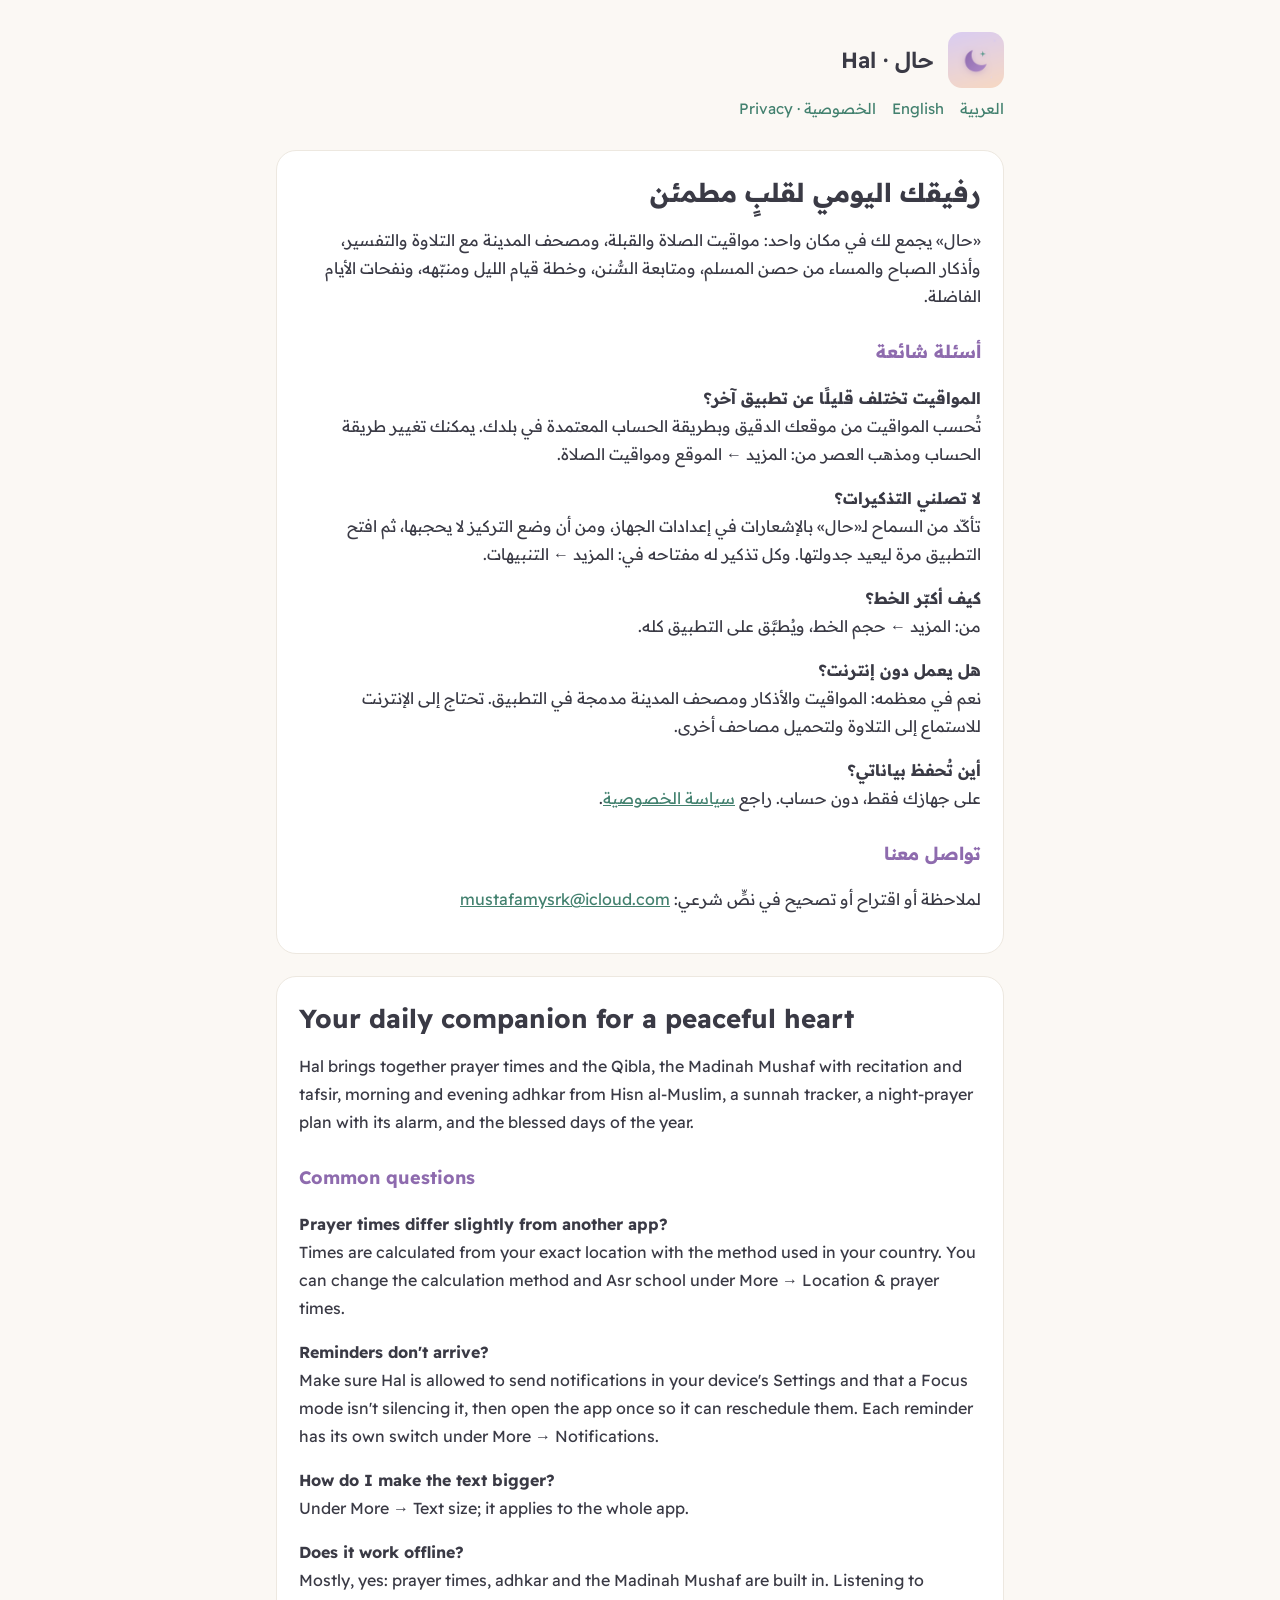
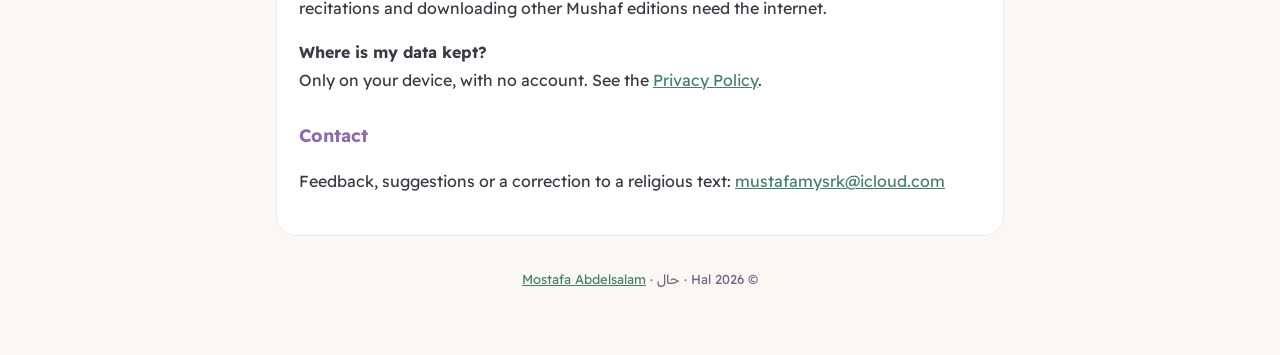
<file: index.html>
<!doctype html>
<html lang="ar" dir="rtl">
<head>
<meta charset="utf-8">
<meta name="viewport" content="width=device-width, initial-scale=1">
<title>Hal · Support · الدعم</title>
<link rel="icon" href="icon.png">
<link rel="preconnect" href="https://fonts.googleapis.com">
<link href="https://fonts.googleapis.com/css2?family=Readex+Pro:wght@400;600&display=swap" rel="stylesheet">
<link rel="stylesheet" href="style.css">
</head>
<body>
<main>
  <header><img src="icon.png" alt=""><span class="name">حال · Hal</span></header>
  <nav class="lang"><a href="#ar">العربية</a><a href="#en">English</a><a href="privacy">الخصوصية · Privacy</a></nav>

  <section id="ar" dir="rtl" lang="ar">
    <h1>رفيقك اليومي لقلبٍ مطمئن</h1>
    <p>«حال» يجمع لك في مكان واحد: مواقيت الصلاة والقبلة، ومصحف المدينة مع التلاوة والتفسير، وأذكار الصباح والمساء من حصن المسلم، ومتابعة السُّنن، وخطة قيام الليل ومنبّهه، ونفحات الأيام الفاضلة.</p>

    <h2>أسئلة شائعة</h2>
    <p><strong>المواقيت تختلف قليلًا عن تطبيق آخر؟</strong><br>
    تُحسب المواقيت من موقعك الدقيق وبطريقة الحساب المعتمدة في بلدك. يمكنك تغيير طريقة الحساب ومذهب العصر من: المزيد ← الموقع ومواقيت الصلاة.</p>
    <p><strong>لا تصلني التذكيرات؟</strong><br>
    تأكّد من السماح لـ«حال» بالإشعارات في إعدادات الجهاز، ومن أن وضع التركيز لا يحجبها، ثم افتح التطبيق مرة ليعيد جدولتها. وكل تذكير له مفتاحه في: المزيد ← التنبيهات.</p>
    <p><strong>كيف أكبّر الخط؟</strong><br>
    من: المزيد ← حجم الخط، ويُطبَّق على التطبيق كله.</p>
    <p><strong>هل يعمل دون إنترنت؟</strong><br>
    نعم في معظمه: المواقيت والأذكار ومصحف المدينة مدمجة في التطبيق. تحتاج إلى الإنترنت للاستماع إلى التلاوة ولتحميل مصاحف أخرى.</p>
    <p><strong>أين تُحفظ بياناتي؟</strong><br>
    على جهازك فقط، دون حساب. راجع <a href="privacy">سياسة الخصوصية</a>.</p>

    <h2>تواصل معنا</h2>
    <p>لملاحظة أو اقتراح أو تصحيح في نصٍّ شرعي: <a href="mailto:mustafamysrk@icloud.com">mustafamysrk@icloud.com</a></p>
  </section>

  <section id="en" dir="ltr" lang="en">
    <h1>Your daily companion for a peaceful heart</h1>
    <p>Hal brings together prayer times and the Qibla, the Madinah Mushaf with recitation and tafsir, morning and evening adhkar from Hisn al-Muslim, a sunnah tracker, a night-prayer plan with its alarm, and the blessed days of the year.</p>

    <h2>Common questions</h2>
    <p><strong>Prayer times differ slightly from another app?</strong><br>
    Times are calculated from your exact location with the method used in your country. You can change the calculation method and Asr school under More → Location &amp; prayer times.</p>
    <p><strong>Reminders don't arrive?</strong><br>
    Make sure Hal is allowed to send notifications in your device's Settings and that a Focus mode isn't silencing it, then open the app once so it can reschedule them. Each reminder has its own switch under More → Notifications.</p>
    <p><strong>How do I make the text bigger?</strong><br>
    Under More → Text size; it applies to the whole app.</p>
    <p><strong>Does it work offline?</strong><br>
    Mostly, yes: prayer times, adhkar and the Madinah Mushaf are built in. Listening to recitations and downloading other Mushaf editions need the internet.</p>
    <p><strong>Where is my data kept?</strong><br>
    Only on your device, with no account. See the <a href="privacy">Privacy Policy</a>.</p>

    <h2>Contact</h2>
    <p>Feedback, suggestions or a correction to a religious text: <a href="mailto:mustafamysrk@icloud.com">mustafamysrk@icloud.com</a></p>
  </section>

  <footer>© 2026 Hal · حال · <a href="https://mostafaabdelsalam.dev/">Mostafa Abdelsalam</a></footer>
</main>
</body>
</html>
</file>
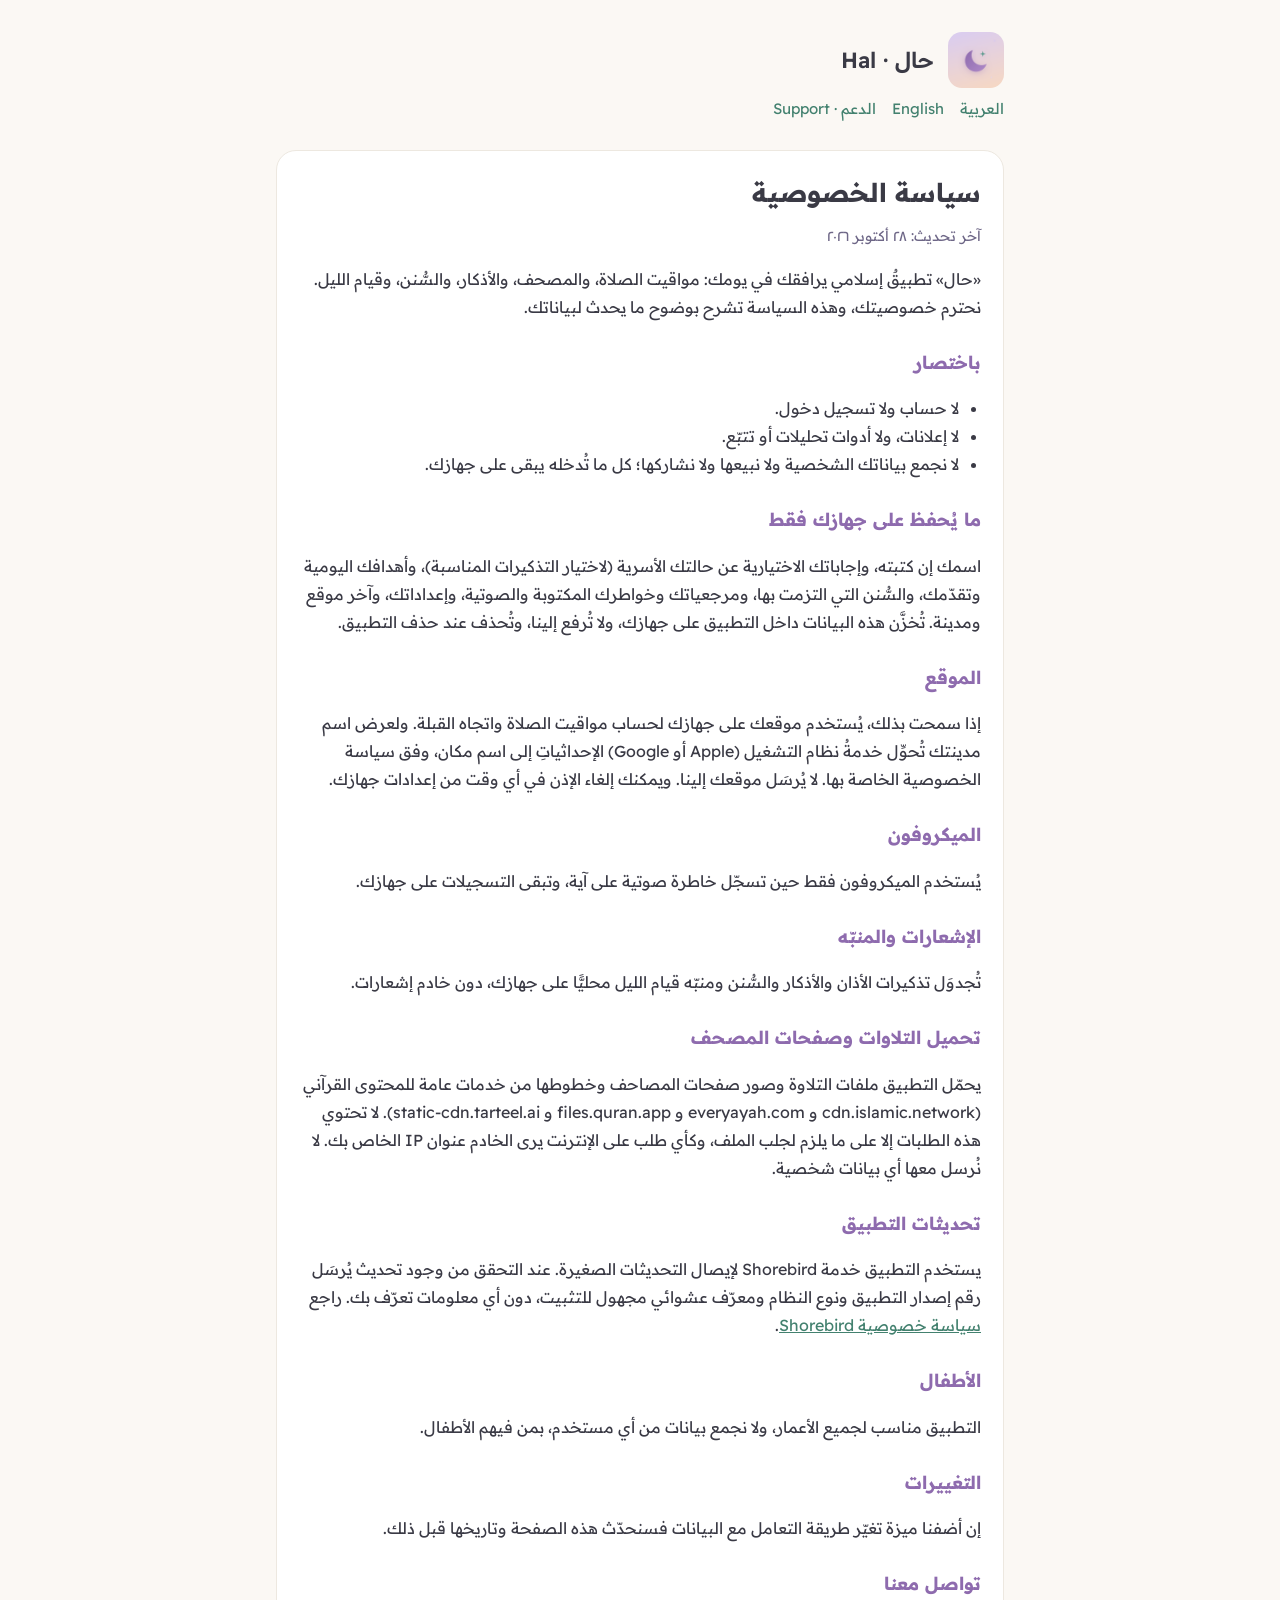
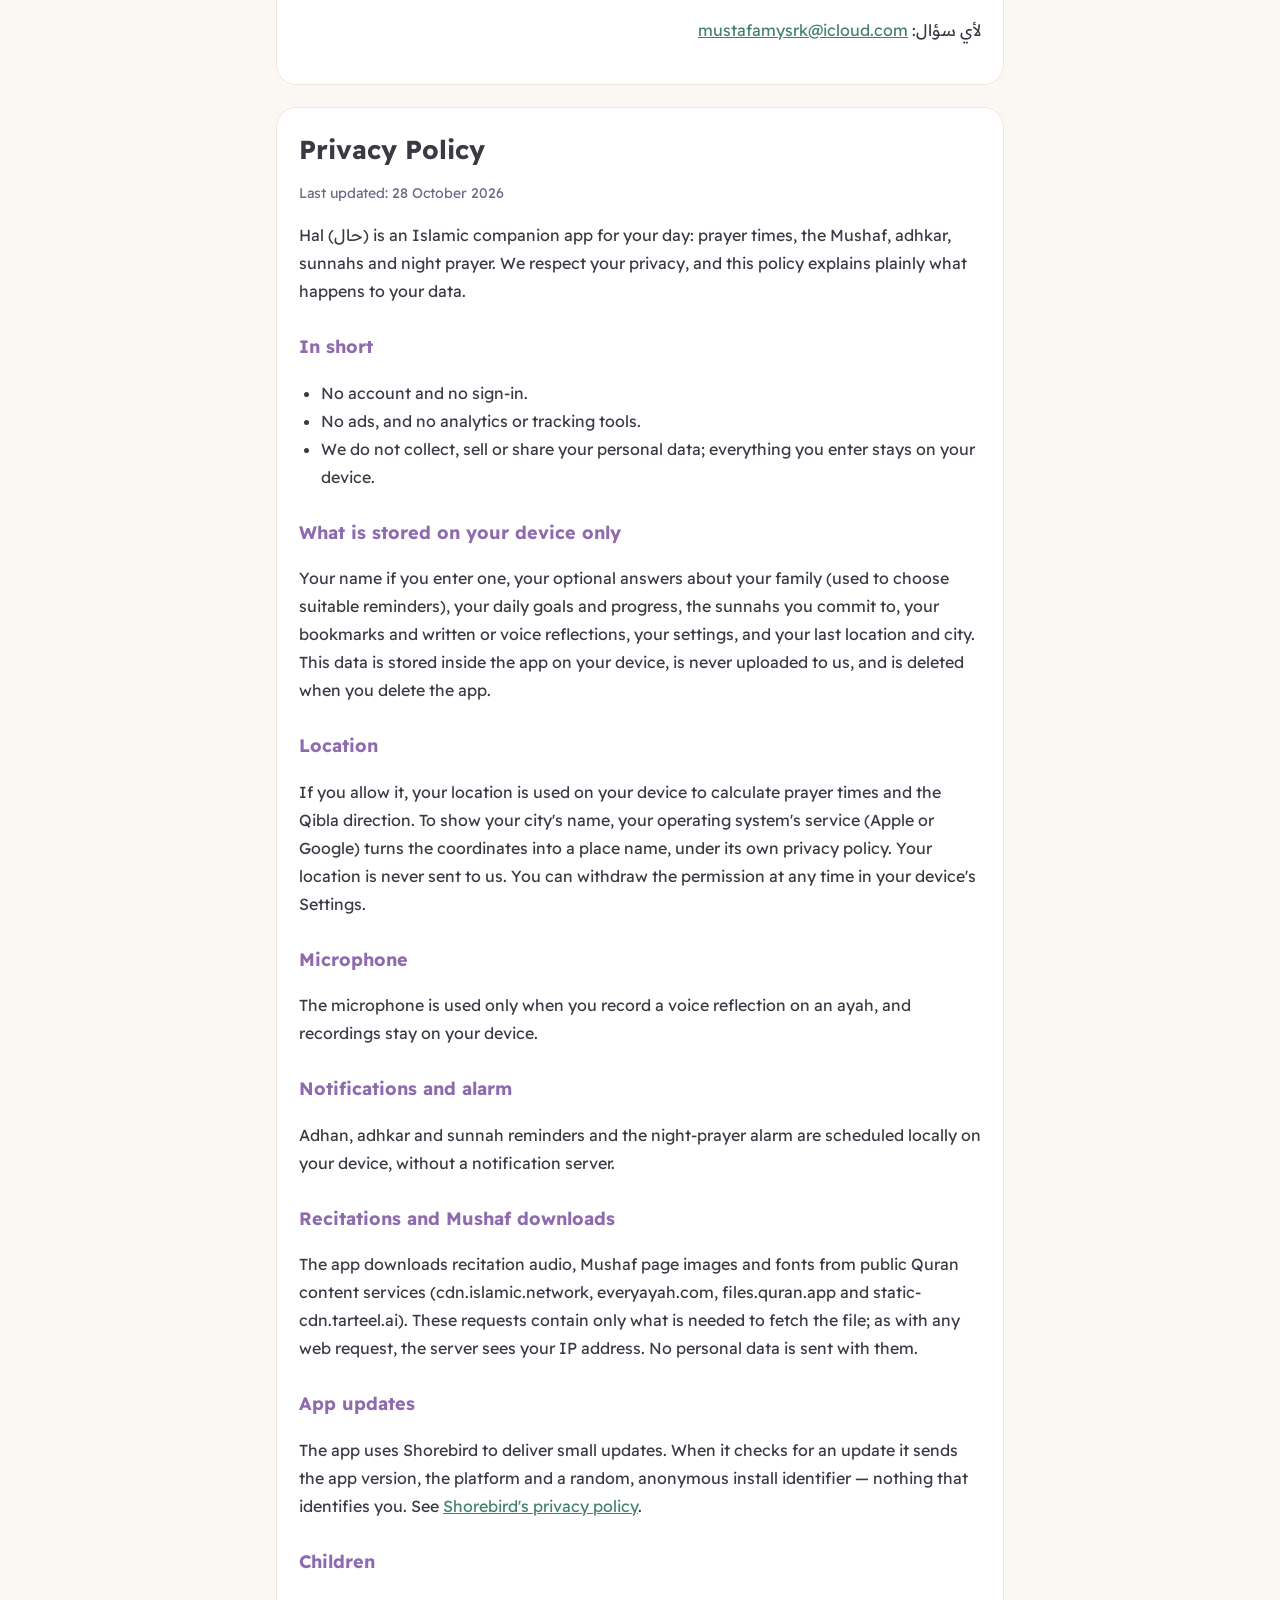
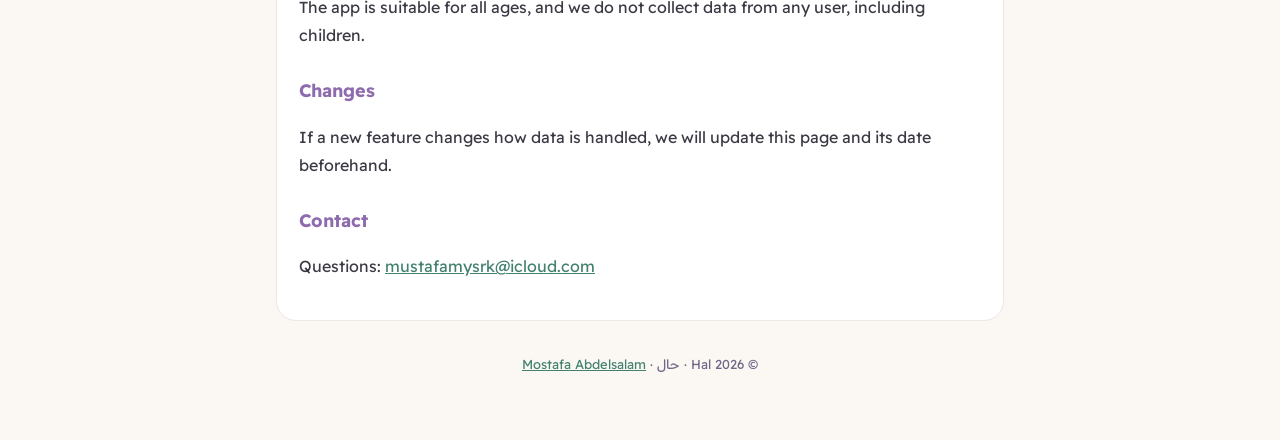
<file: privacy.html>
<!doctype html>
<html lang="ar" dir="rtl">
<head>
<meta charset="utf-8">
<meta name="viewport" content="width=device-width, initial-scale=1">
<title>Hal · Privacy Policy · سياسة الخصوصية</title>
<link rel="icon" href="icon.png">
<link rel="preconnect" href="https://fonts.googleapis.com">
<link href="https://fonts.googleapis.com/css2?family=Readex+Pro:wght@400;600&display=swap" rel="stylesheet">
<link rel="stylesheet" href="style.css">
</head>
<body>
<main>
  <header><img src="icon.png" alt=""><span class="name">حال · Hal</span></header>
  <nav class="lang"><a href="#ar">العربية</a><a href="#en">English</a><a href="./">الدعم · Support</a></nav>

  <section id="ar" dir="rtl" lang="ar">
    <h1>سياسة الخصوصية</h1>
    <p class="muted">آخر تحديث: ٢٨ أكتوبر ٢٠٢٦</p>

    <p>«حال» تطبيقٌ إسلامي يرافقك في يومك: مواقيت الصلاة، والمصحف، والأذكار، والسُّنن، وقيام الليل. نحترم خصوصيتك، وهذه السياسة تشرح بوضوح ما يحدث لبياناتك.</p>

    <h2>باختصار</h2>
    <ul>
      <li>لا حساب ولا تسجيل دخول.</li>
      <li>لا إعلانات، ولا أدوات تحليلات أو تتبّع.</li>
      <li>لا نجمع بياناتك الشخصية ولا نبيعها ولا نشاركها؛ كل ما تُدخله يبقى على جهازك.</li>
    </ul>

    <h2>ما يُحفظ على جهازك فقط</h2>
    <p>اسمك إن كتبته، وإجاباتك الاختيارية عن حالتك الأسرية (لاختيار التذكيرات المناسبة)، وأهدافك اليومية وتقدّمك، والسُّنن التي التزمت بها، ومرجعياتك وخواطرك المكتوبة والصوتية، وإعداداتك، وآخر موقع ومدينة. تُخزَّن هذه البيانات داخل التطبيق على جهازك، ولا تُرفع إلينا، وتُحذف عند حذف التطبيق.</p>

    <h2>الموقع</h2>
    <p>إذا سمحت بذلك، يُستخدم موقعك على جهازك لحساب مواقيت الصلاة واتجاه القبلة. ولعرض اسم مدينتك تُحوِّل خدمةُ نظام التشغيل (Apple أو Google) الإحداثياتِ إلى اسم مكان، وفق سياسة الخصوصية الخاصة بها. لا يُرسَل موقعك إلينا. ويمكنك إلغاء الإذن في أي وقت من إعدادات جهازك.</p>

    <h2>الميكروفون</h2>
    <p>يُستخدم الميكروفون فقط حين تسجّل خاطرة صوتية على آية، وتبقى التسجيلات على جهازك.</p>

    <h2>الإشعارات والمنبّه</h2>
    <p>تُجدوَل تذكيرات الأذان والأذكار والسُّنن ومنبّه قيام الليل محليًّا على جهازك، دون خادم إشعارات.</p>

    <h2>تحميل التلاوات وصفحات المصحف</h2>
    <p>يحمّل التطبيق ملفات التلاوة وصور صفحات المصاحف وخطوطها من خدمات عامة للمحتوى القرآني (cdn.islamic.network و everyayah.com و files.quran.app و static-cdn.tarteel.ai). لا تحتوي هذه الطلبات إلا على ما يلزم لجلب الملف، وكأي طلب على الإنترنت يرى الخادم عنوان IP الخاص بك. لا نُرسل معها أي بيانات شخصية.</p>

    <h2>تحديثات التطبيق</h2>
    <p>يستخدم التطبيق خدمة Shorebird لإيصال التحديثات الصغيرة. عند التحقق من وجود تحديث يُرسَل رقم إصدار التطبيق ونوع النظام ومعرّف عشوائي مجهول للتثبيت، دون أي معلومات تعرّف بك. راجع <a href="https://shorebird.dev/privacy/">سياسة خصوصية Shorebird</a>.</p>

    <h2>الأطفال</h2>
    <p>التطبيق مناسب لجميع الأعمار، ولا نجمع بيانات من أي مستخدم، بمن فيهم الأطفال.</p>

    <h2>التغييرات</h2>
    <p>إن أضفنا ميزة تغيّر طريقة التعامل مع البيانات فسنحدّث هذه الصفحة وتاريخها قبل ذلك.</p>

    <h2>تواصل معنا</h2>
    <p>لأي سؤال: <a href="mailto:mustafamysrk@icloud.com">mustafamysrk@icloud.com</a></p>
  </section>

  <section id="en" dir="ltr" lang="en">
    <h1>Privacy Policy</h1>
    <p class="muted">Last updated: 28 October 2026</p>

    <p>Hal (حال) is an Islamic companion app for your day: prayer times, the Mushaf, adhkar, sunnahs and night prayer. We respect your privacy, and this policy explains plainly what happens to your data.</p>

    <h2>In short</h2>
    <ul>
      <li>No account and no sign-in.</li>
      <li>No ads, and no analytics or tracking tools.</li>
      <li>We do not collect, sell or share your personal data; everything you enter stays on your device.</li>
    </ul>

    <h2>What is stored on your device only</h2>
    <p>Your name if you enter one, your optional answers about your family (used to choose suitable reminders), your daily goals and progress, the sunnahs you commit to, your bookmarks and written or voice reflections, your settings, and your last location and city. This data is stored inside the app on your device, is never uploaded to us, and is deleted when you delete the app.</p>

    <h2>Location</h2>
    <p>If you allow it, your location is used on your device to calculate prayer times and the Qibla direction. To show your city's name, your operating system's service (Apple or Google) turns the coordinates into a place name, under its own privacy policy. Your location is never sent to us. You can withdraw the permission at any time in your device's Settings.</p>

    <h2>Microphone</h2>
    <p>The microphone is used only when you record a voice reflection on an ayah, and recordings stay on your device.</p>

    <h2>Notifications and alarm</h2>
    <p>Adhan, adhkar and sunnah reminders and the night-prayer alarm are scheduled locally on your device, without a notification server.</p>

    <h2>Recitations and Mushaf downloads</h2>
    <p>The app downloads recitation audio, Mushaf page images and fonts from public Quran content services (cdn.islamic.network, everyayah.com, files.quran.app and static-cdn.tarteel.ai). These requests contain only what is needed to fetch the file; as with any web request, the server sees your IP address. No personal data is sent with them.</p>

    <h2>App updates</h2>
    <p>The app uses Shorebird to deliver small updates. When it checks for an update it sends the app version, the platform and a random, anonymous install identifier — nothing that identifies you. See <a href="https://shorebird.dev/privacy/">Shorebird's privacy policy</a>.</p>

    <h2>Children</h2>
    <p>The app is suitable for all ages, and we do not collect data from any user, including children.</p>

    <h2>Changes</h2>
    <p>If a new feature changes how data is handled, we will update this page and its date beforehand.</p>

    <h2>Contact</h2>
    <p>Questions: <a href="mailto:mustafamysrk@icloud.com">mustafamysrk@icloud.com</a></p>
  </section>

  <footer>© 2026 Hal · حال · <a href="https://mostafaabdelsalam.dev/">Mostafa Abdelsalam</a></footer>
</main>
</body>
</html>
</file>
<file: style.css>
:root {
  --bg: #FBF8F4;
  --card: #FFFFFF;
  --ink: #3A3A45;
  --sub: #6E6787;
  --accent: #8E6BAE;
  --green: #43816F;
  --line: #EDE8E0;
}
@media (prefers-color-scheme: dark) {
  :root {
    --bg: #1F1C36;
    --card: #2B2747;
    --ink: #F0EDF8;
    --sub: #C9BCE6;
    --accent: #D8C9EF;
    --green: #8FC7B8;
    --line: #3A3560;
  }
}
* { box-sizing: border-box; }
html { -webkit-text-size-adjust: 100%; }
body {
  margin: 0;
  background: var(--bg);
  color: var(--ink);
  font-family: "Readex Pro", -apple-system, "Segoe UI", Tahoma, sans-serif;
  line-height: 1.75;
}
main { max-width: 760px; margin: 0 auto; padding: 32px 16px 64px; }
header { display: flex; align-items: center; gap: 14px; margin-bottom: 8px; }
header img { width: 56px; height: 56px; border-radius: 14px; }
header .name { font-size: 22px; font-weight: 600; }
nav.lang { margin: 8px 0 28px; font-size: 15px; }
nav.lang a { color: var(--green); text-decoration: none; margin-inline-end: 16px; }
section { background: var(--card); border: 1px solid var(--line); border-radius: 20px; padding: 24px 22px; margin-bottom: 22px; }
h1 { font-size: 26px; line-height: 1.35; margin: 0 0 6px; }
h2 { font-size: 18px; margin: 26px 0 6px; color: var(--accent); }
p, li { font-size: 16px; color: var(--ink); }
.muted { color: var(--sub); font-size: 14px; }
ul { padding-inline-start: 22px; }
a { color: var(--green); }
footer { text-align: center; color: var(--sub); font-size: 13px; margin-top: 32px; }
</file>
